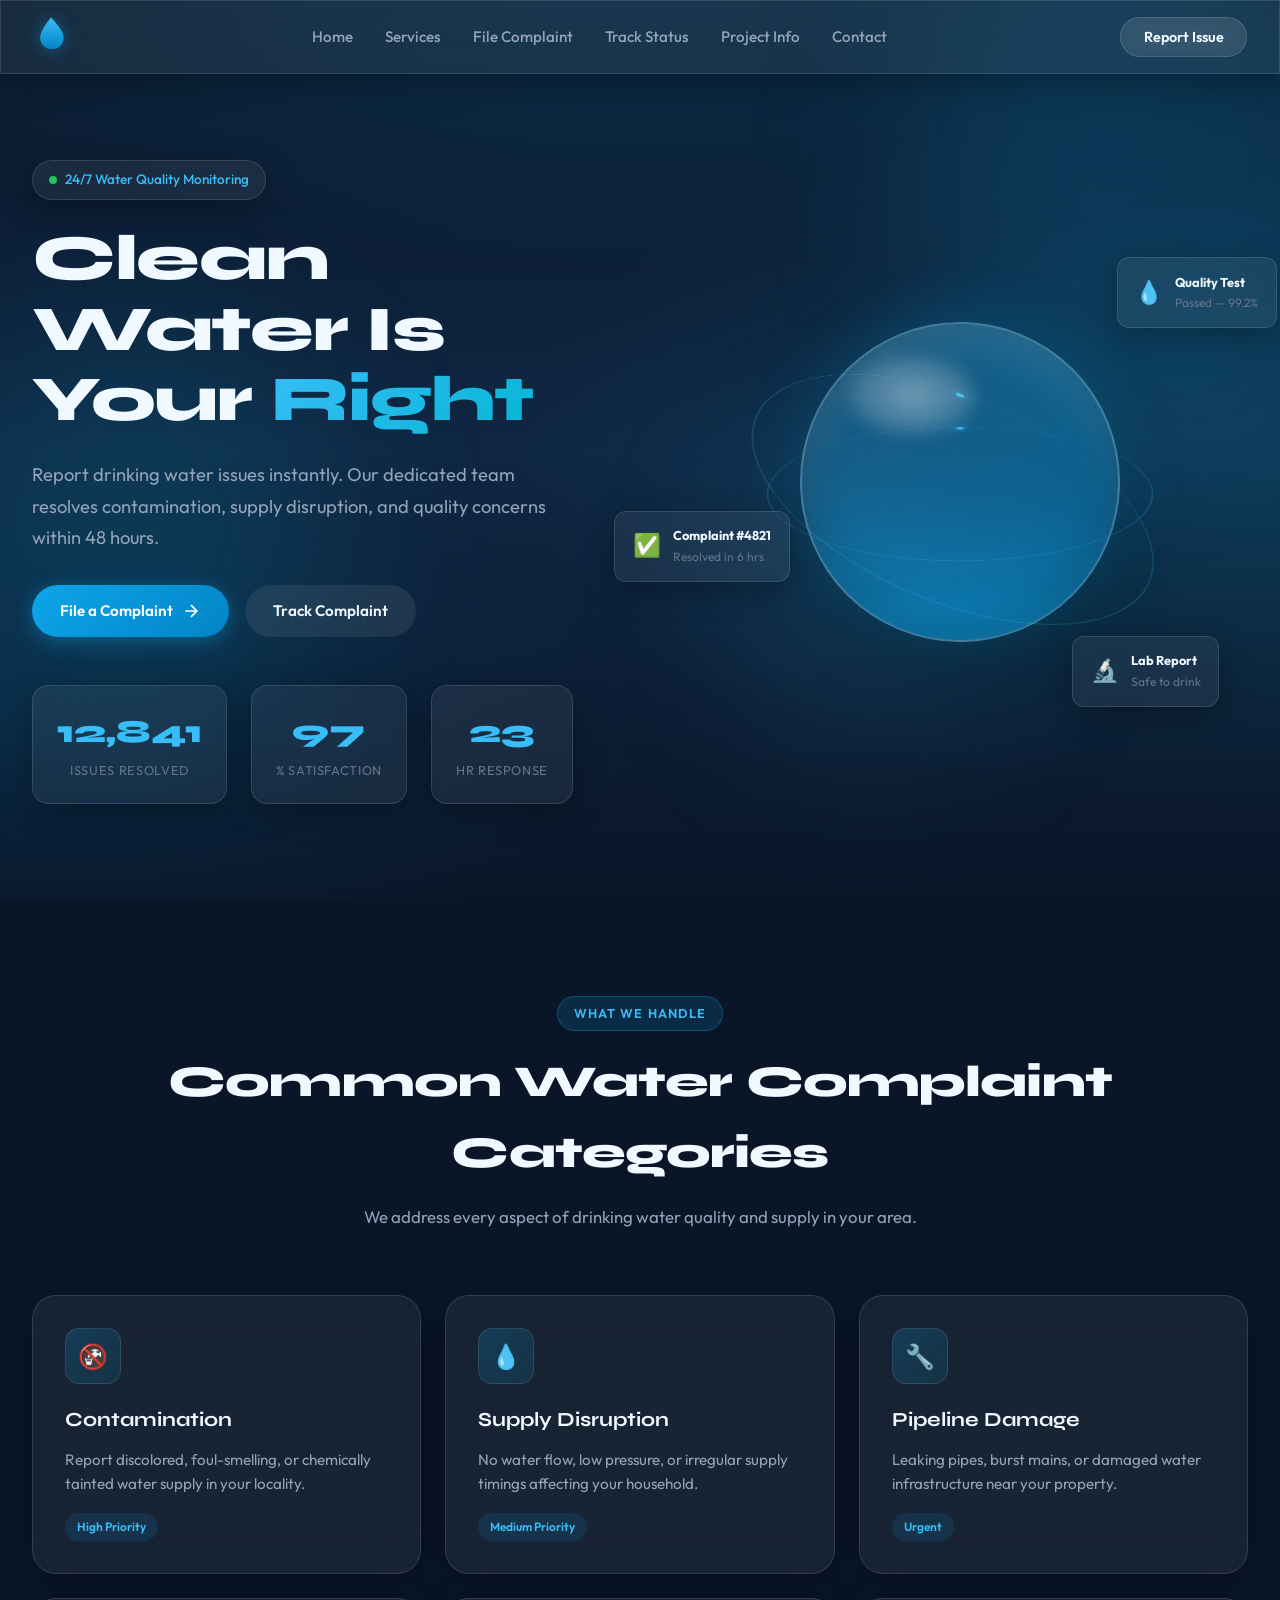
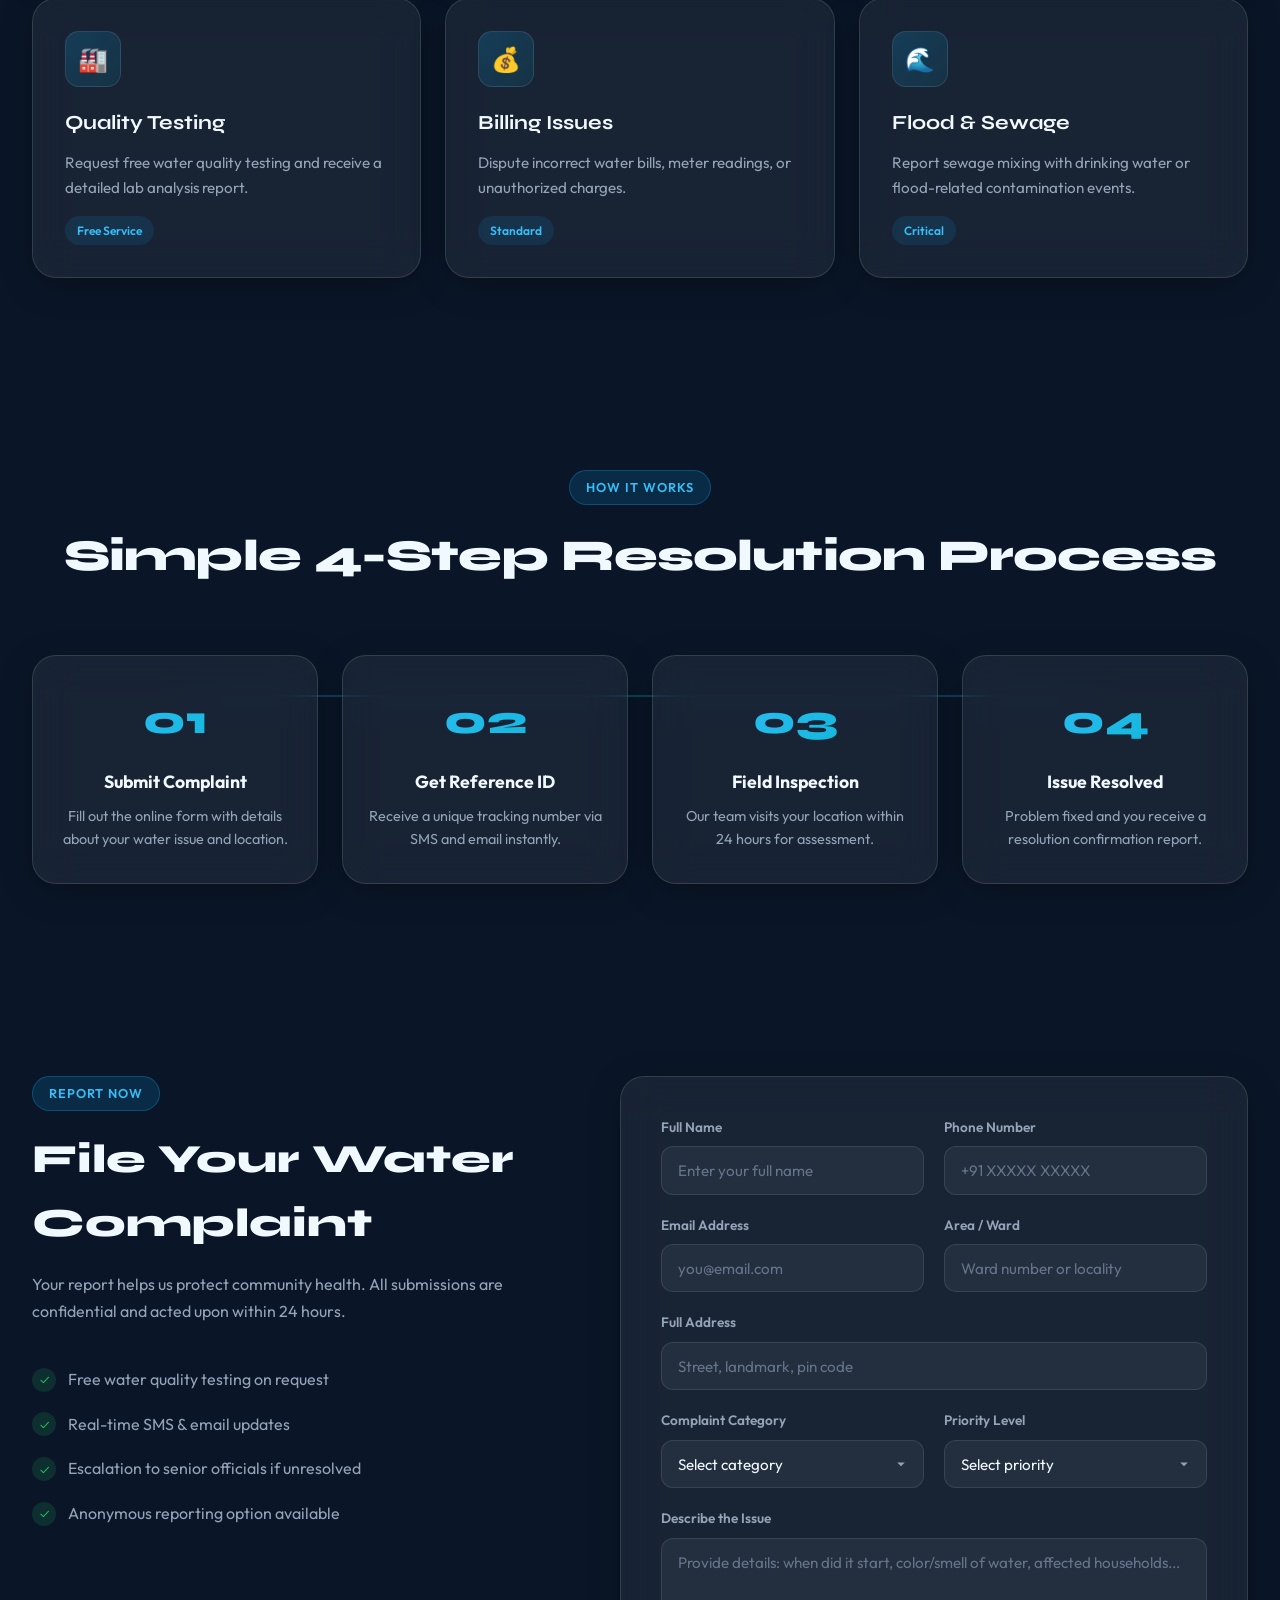
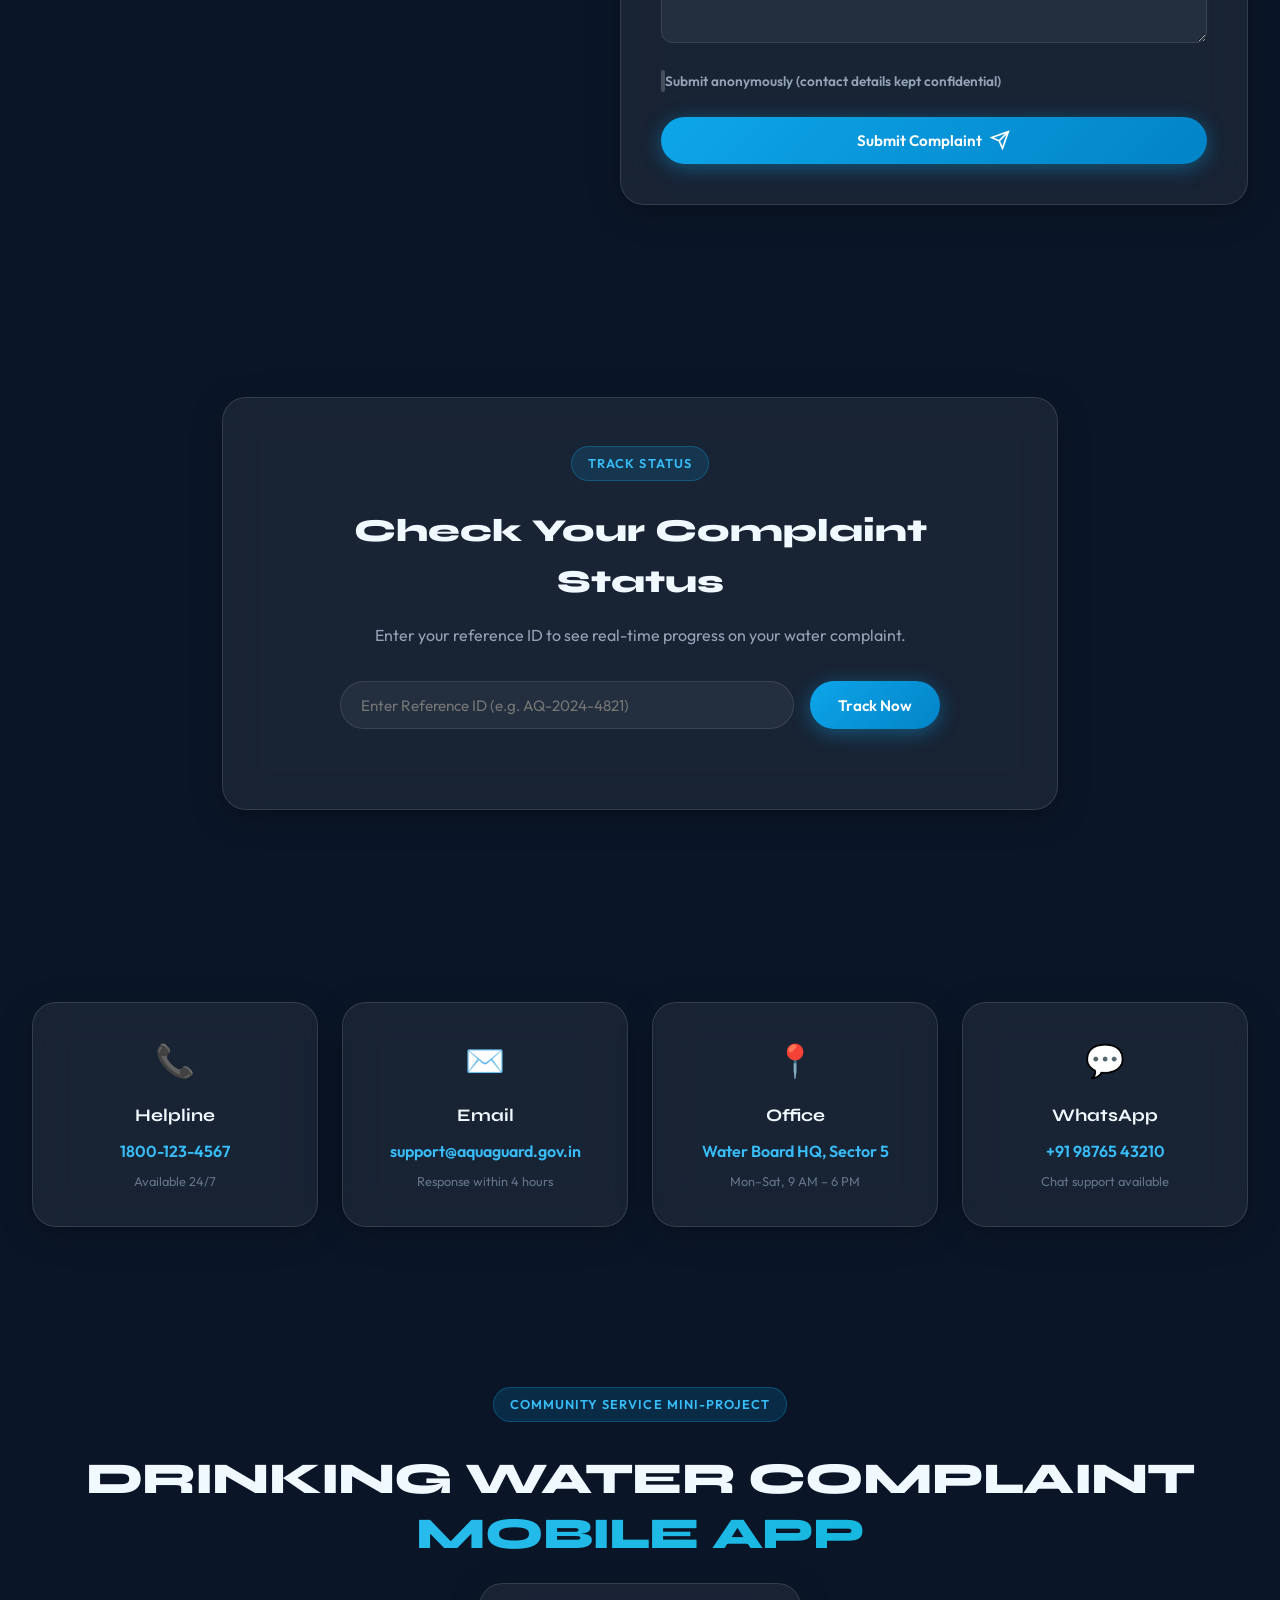
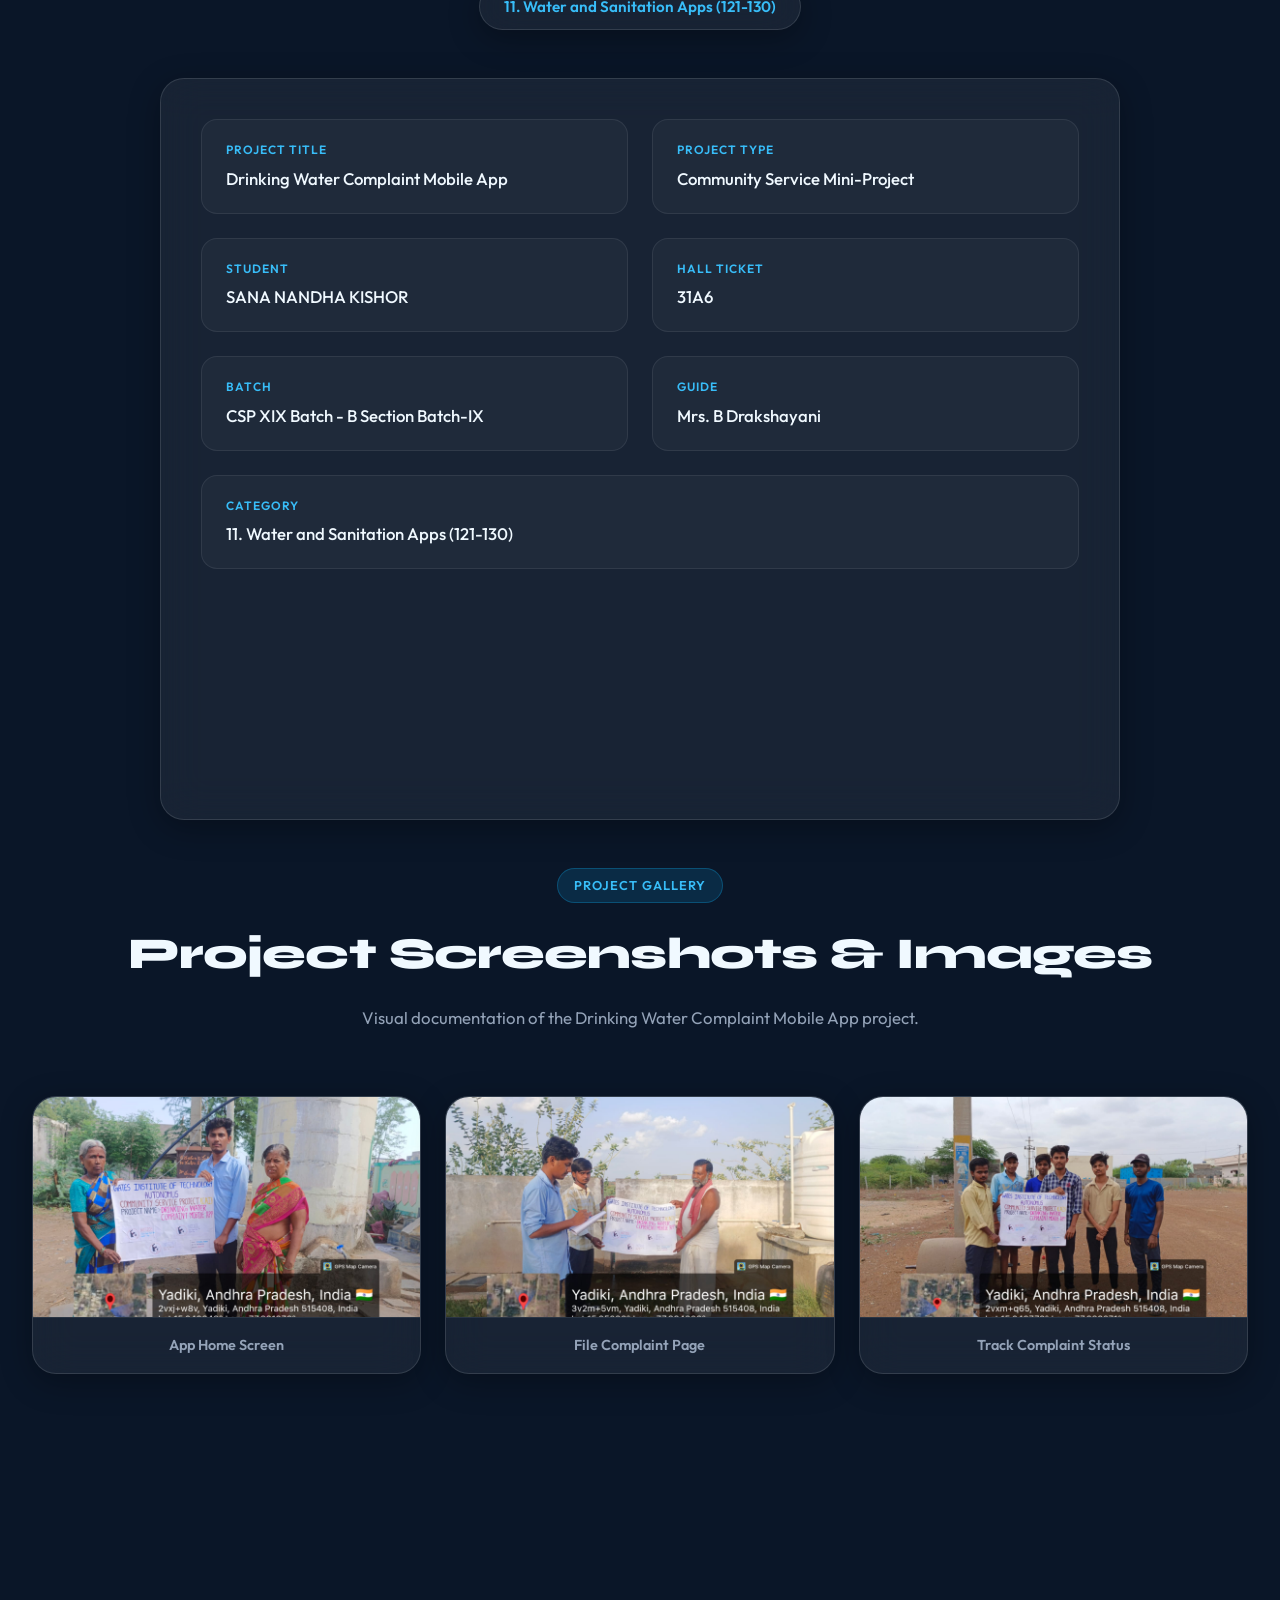
<file: index.html>
<!DOCTYPE html>
<html lang="en">
<head>
  <meta charset="UTF-8">
  <meta name="viewport" content="width=device-width, initial-scale=1.0">
  <title>AquaGuard — Drinking Water Complaints Portal</title>
  <link rel="stylesheet" href="style.css">
  <link rel="preconnect" href="https://fonts.googleapis.com">
  <link rel="preconnect" href="https://fonts.gstatic.com" crossorigin>
  <link href="https://fonts.googleapis.com/css2?family=Outfit:wght@300;400;500;600;700;800&family=Syne:wght@600;700;800&display=swap" rel="stylesheet">
</head>
<body>
  <div class="bg-gradient"></div>
  <div class="bg-orbs">
    <div class="orb orb-1"></div>
    <div class="orb orb-2"></div>
    <div class="orb orb-3"></div>
  </div>

  <nav class="navbar glass" id="navbar">
    <div class="nav-container">
      <a href="index.html" class="logo">
        <span class="logo-icon">
          <svg viewBox="0 0 40 40" fill="none" xmlns="http://www.w3.org/2000/svg">
            <path d="M20 4C20 4 8 18 8 26C8 33.732 13.268 39 21 39C28.732 39 34 33.732 34 26C34 18 20 4 20 4Z" fill="url(#dropGrad)"/>
            <defs>
              <linearGradient id="dropGrad" x1="20" y1="4" x2="20" y2="39" gradientUnits="userSpaceOnUse">
                <stop stop-color="#38bdf8"/>
                <stop offset="1" stop-color="#0284c7"/>
              </linearGradient>
            </defs>
          </svg>
        </span>
        <span class="logo-text"></span>
      </a>
      <ul class="nav-links">
        <li><a href="#home">Home</a></li>
        <li><a href="#services">Services</a></li>
        <li><a href="#complaint">File Complaint</a></li>
        <li><a href="#track">Track Status</a></li>
        <li><a href="#project-info">Project Info</a></li>
        <li><a href="#contact">Contact</a></li>
      </ul>
      <button class="nav-cta glass-btn" onclick="document.getElementById('complaint').scrollIntoView({behavior:'smooth'})">
        Report Issue
      </button>
      <button class="mobile-toggle" id="mobileToggle" aria-label="Toggle menu">
        <span></span><span></span><span></span>
      </button>
    </div>
  </nav>

  <section class="hero" id="home">
    <div class="hero-content">
      <div class="hero-badge glass reveal" data-delay="0">
        <span class="pulse-dot"></span>
        24/7 Water Quality Monitoring
      </div>
      <h1 class="hero-title reveal" data-delay="100">
        Clean Water Is Your
        <span class="gradient-text">Right</span>
      </h1>
      <p class="hero-subtitle reveal" data-delay="200">
        Report drinking water issues instantly. Our dedicated team resolves contamination,
        supply disruption, and quality concerns within 48 hours.
      </p>
      <div class="hero-actions reveal" data-delay="300">
        <a href="#complaint" class="btn btn-primary">
          <span>File a Complaint</span>
          <svg width="20" height="20" viewBox="0 0 24 24" fill="none" stroke="currentColor" stroke-width="2"><path d="M5 12h14M12 5l7 7-7 7"/></svg>
        </a>
        <a href="#track" class="btn btn-secondary glass-btn">Track Complaint</a>
      </div>
      <div class="hero-stats reveal" data-delay="400">
        <div class="stat-item glass">
          <span class="stat-number" data-target="12847">0</span>
          <span class="stat-label">Issues Resolved</span>
        </div>
        <div class="stat-item glass">
          <span class="stat-number" data-target="98">0</span>
          <span class="stat-label">% Satisfaction</span>
        </div>
        <div class="stat-item glass">
          <span class="stat-number" data-target="24">0</span>
          <span class="stat-label">Hr Response</span>
        </div>
      </div>
    </div>
    <div class="hero-visual">
      <div class="water-sphere" id="waterSphere">
        <div class="sphere-inner">
          <div class="sphere-glow"></div>
          <div class="water-wave wave-1"></div>
          <div class="water-wave wave-2"></div>
          <div class="water-wave wave-3"></div>
          <div class="sphere-reflection"></div>
        </div>
        <div class="orbit-ring ring-1">
          <div class="orbit-dot"></div>
        </div>
        <div class="orbit-ring ring-2">
          <div class="orbit-dot"></div>
        </div>
      </div>
      <div class="floating-cards">
        <div class="float-card glass card-1">
          <div class="card-icon">💧</div>
          <div>
            <strong>Quality Test</strong>
            <span>Passed — 99.2%</span>
          </div>
        </div>
        <div class="float-card glass card-2">
          <div class="card-icon">✅</div>
          <div>
            <strong>Complaint #4821</strong>
            <span>Resolved in 6 hrs</span>
          </div>
        </div>
        <div class="float-card glass card-3">
          <div class="card-icon">🔬</div>
          <div>
            <strong>Lab Report</strong>
            <span>Safe to drink</span>
          </div>
        </div>
      </div>
    </div>
  </section>

  <section class="services" id="services">
    <div class="section-header reveal">
      <span class="section-tag">What We Handle</span>
      <h2>Common Water Complaint Categories</h2>
      <p>We address every aspect of drinking water quality and supply in your area.</p>
    </div>
    <div class="services-grid">
      <div class="service-card glass reveal" data-delay="0">
        <div class="service-icon-3d">
          <div class="icon-cube">
            <span>🚱</span>
          </div>
        </div>
        <h3>Contamination</h3>
        <p>Report discolored, foul-smelling, or chemically tainted water supply in your locality.</p>
        <span class="service-tag">High Priority</span>
      </div>
      <div class="service-card glass reveal" data-delay="100">
        <div class="service-icon-3d">
          <div class="icon-cube">
            <span>💧</span>
          </div>
        </div>
        <h3>Supply Disruption</h3>
        <p>No water flow, low pressure, or irregular supply timings affecting your household.</p>
        <span class="service-tag">Medium Priority</span>
      </div>
      <div class="service-card glass reveal" data-delay="200">
        <div class="service-icon-3d">
          <div class="icon-cube">
            <span>🔧</span>
          </div>
        </div>
        <h3>Pipeline Damage</h3>
        <p>Leaking pipes, burst mains, or damaged water infrastructure near your property.</p>
        <span class="service-tag">Urgent</span>
      </div>
      <div class="service-card glass reveal" data-delay="300">
        <div class="service-icon-3d">
          <div class="icon-cube">
            <span>🏭</span>
          </div>
        </div>
        <h3>Quality Testing</h3>
        <p>Request free water quality testing and receive a detailed lab analysis report.</p>
        <span class="service-tag">Free Service</span>
      </div>
      <div class="service-card glass reveal" data-delay="400">
        <div class="service-icon-3d">
          <div class="icon-cube">
            <span>💰</span>
          </div>
        </div>
        <h3>Billing Issues</h3>
        <p>Dispute incorrect water bills, meter readings, or unauthorized charges.</p>
        <span class="service-tag">Standard</span>
      </div>
      <div class="service-card glass reveal" data-delay="500">
        <div class="service-icon-3d">
          <div class="icon-cube">
            <span>🌊</span>
          </div>
        </div>
        <h3>Flood & Sewage</h3>
        <p>Report sewage mixing with drinking water or flood-related contamination events.</p>
        <span class="service-tag">Critical</span>
      </div>
    </div>
  </section>

  <section class="process">
    <div class="section-header reveal">
      <span class="section-tag">How It Works</span>
      <h2>Simple 4-Step Resolution Process</h2>
    </div>
    <div class="process-timeline">
      <div class="timeline-line"></div>
      <div class="process-step glass reveal" data-delay="0">
        <div class="step-number">01</div>
        <h3>Submit Complaint</h3>
        <p>Fill out the online form with details about your water issue and location.</p>
      </div>
      <div class="process-step glass reveal" data-delay="150">
        <div class="step-number">02</div>
        <h3>Get Reference ID</h3>
        <p>Receive a unique tracking number via SMS and email instantly.</p>
      </div>
      <div class="process-step glass reveal" data-delay="300">
        <div class="step-number">03</div>
        <h3>Field Inspection</h3>
        <p>Our team visits your location within 24 hours for assessment.</p>
      </div>
      <div class="process-step glass reveal" data-delay="450">
        <div class="step-number">04</div>
        <h3>Issue Resolved</h3>
        <p>Problem fixed and you receive a resolution confirmation report.</p>
      </div>
    </div>
  </section>

  <section class="complaint-section" id="complaint">
    <div class="complaint-wrapper">
      <div class="complaint-info reveal">
        <span class="section-tag">Report Now</span>
        <h2>File Your Water Complaint</h2>
        <p>Your report helps us protect community health. All submissions are confidential and acted upon within 24 hours.</p>
        <ul class="info-list">
          <li>
            <span class="check-icon">✓</span>
            Free water quality testing on request
          </li>
          <li>
            <span class="check-icon">✓</span>
            Real-time SMS & email updates
          </li>
          <li>
            <span class="check-icon">✓</span>
            Escalation to senior officials if unresolved
          </li>
          <li>
            <span class="check-icon">✓</span>
            Anonymous reporting option available
          </li>
        </ul>
      </div>
      <form class="complaint-form glass reveal" id="complaintForm" data-delay="200">
        <div class="form-row">
          <div class="form-group">
            <label for="fullName">Full Name</label>
            <input type="text" id="fullName" name="fullName" placeholder="Enter your full name" required>
          </div>
          <div class="form-group">
            <label for="phone">Phone Number</label>
            <input type="tel" id="phone" name="phone" placeholder="+91 XXXXX XXXXX" required>
          </div>
        </div>
        <div class="form-row">
          <div class="form-group">
            <label for="email">Email Address</label>
            <input type="email" id="email" name="email" placeholder="you@email.com" required>
          </div>
          <div class="form-group">
            <label for="area">Area / Ward</label>
            <input type="text" id="area" name="area" placeholder="Ward number or locality" required>
          </div>
        </div>
        <div class="form-group">
          <label for="address">Full Address</label>
          <input type="text" id="address" name="address" placeholder="Street, landmark, pin code" required>
        </div>
        <div class="form-row">
          <div class="form-group">
            <label for="category">Complaint Category</label>
            <select id="category" name="category" required>
              <option value="">Select category</option>
              <option value="contamination">Water Contamination</option>
              <option value="supply">Supply Disruption</option>
              <option value="pipeline">Pipeline Damage</option>
              <option value="quality">Quality Testing Request</option>
              <option value="billing">Billing Issue</option>
              <option value="sewage">Sewage / Flood Mix</option>
              <option value="other">Other</option>
            </select>
          </div>
          <div class="form-group">
            <label for="priority">Priority Level</label>
            <select id="priority" name="priority" required>
              <option value="">Select priority</option>
              <option value="critical">Critical — Health Risk</option>
              <option value="high">High — Immediate Action</option>
              <option value="medium">Medium — Within 48 hrs</option>
              <option value="low">Low — General Inquiry</option>
            </select>
          </div>
        </div>
        <div class="form-group">
          <label for="description">Describe the Issue</label>
          <textarea id="description" name="description" rows="4" placeholder="Provide details: when did it start, color/smell of water, affected households..." required></textarea>
        </div>
        <div class="form-group checkbox-group">
          <label class="checkbox-label">
            <input type="checkbox" id="anonymous" name="anonymous">
            <span class="checkmark"></span>
            Submit anonymously (contact details kept confidential)
          </label>
        </div>
        <button type="submit" class="btn btn-primary btn-full">
          <span>Submit Complaint</span>
          <svg width="20" height="20" viewBox="0 0 24 24" fill="none" stroke="currentColor" stroke-width="2"><path d="M22 2L11 13M22 2l-7 20-4-9-9-4 20-7z"/></svg>
        </button>
      </form>
    </div>
  </section>

  <section class="track-section" id="track">
    <div class="track-container glass reveal">
      <div class="track-content">
        <span class="section-tag">Track Status</span>
        <h2>Check Your Complaint Status</h2>
        <p>Enter your reference ID to see real-time progress on your water complaint.</p>
      </div>
      <form class="track-form" id="trackForm">
        <input type="text" id="trackId" placeholder="Enter Reference ID (e.g. AQ-2024-4821)" required>
        <button type="submit" class="btn btn-primary">Track Now</button>
      </form>
      <div class="track-result hidden" id="trackResult">
        <div class="result-header">
          <span class="result-id" id="resultId"></span>
          <span class="result-status" id="resultStatus"></span>
        </div>
        <div class="progress-bar">
          <div class="progress-fill" id="progressFill"></div>
        </div>
        <div class="result-steps" id="resultSteps"></div>
      </div>
    </div>
  </section>

  <section class="contact-section" id="contact">
    <div class="contact-grid">
      <div class="contact-card glass reveal" data-delay="0">
        <div class="contact-icon">📞</div>
        <h3>Helpline</h3>
        <p>1800-123-4567</p>
        <span>Available 24/7</span>
      </div>
      <div class="contact-card glass reveal" data-delay="100">
        <div class="contact-icon">✉️</div>
        <h3>Email</h3>
        <p>support@aquaguard.gov.in</p>
        <span>Response within 4 hours</span>
      </div>
      <div class="contact-card glass reveal" data-delay="200">
        <div class="contact-icon">📍</div>
        <h3>Office</h3>
        <p>Water Board HQ, Sector 5</p>
        <span>Mon–Sat, 9 AM – 6 PM</span>
      </div>
      <div class="contact-card glass reveal" data-delay="300">
        <div class="contact-icon">💬</div>
        <h3>WhatsApp</h3>
        <p>+91 98765 43210</p>
        <span>Chat support available</span>
      </div>
    </div>
  </section>

  <section class="project-info-home" id="project-info">
    <div class="project-hero-content reveal">
      <span class="section-tag">Community Service Mini-Project</span>
      <h2 class="project-main-title">
        DRINKING WATER COMPLAINT
        <span class="gradient-text">MOBILE APP</span>
      </h2>
      <p class="project-category glass">11. Water and Sanitation Apps (121-130)</p>
    </div>

    <div class="project-details-section">
      <div class="project-details-card glass reveal">
        <div class="project-details-grid">
          <div class="detail-item reveal" data-delay="0">
            <span class="detail-label">Project Title</span>
            <p class="detail-value">Drinking Water Complaint Mobile App</p>
          </div>
          <div class="detail-item reveal" data-delay="100">
            <span class="detail-label">Project Type</span>
            <p class="detail-value">Community Service Mini-Project</p>
          </div>
          <div class="detail-item reveal" data-delay="200">
            <span class="detail-label">Student</span>
            <p class="detail-value">SANA NANDHA KISHOR</p>
          </div>
          <div class="detail-item reveal" data-delay="300">
            <span class="detail-label">Hall Ticket</span>
            <p class="detail-value">31A6</p>
          </div>
          <div class="detail-item reveal" data-delay="400">
            <span class="detail-label">Batch</span>
            <p class="detail-value">CSP XIX Batch - B Section Batch-IX</p>
          </div>
          <div class="detail-item reveal" data-delay="500">
            <span class="detail-label">Guide</span>
            <p class="detail-value">Mrs. B Drakshayani</p>
          </div>
          <div class="detail-item detail-full reveal" data-delay="600">
            <span class="detail-label">Category</span>
            <p class="detail-value">11. Water and Sanitation Apps (121-130)</p>
          </div>
        </div>

        <div class="project-summary reveal" data-delay="700">
          <h3>About This Project</h3>
          <p>
            This Drinking Water Complaint Mobile App is a community service mini-project designed to help citizens
            report water-related issues such as contamination, supply disruption, pipeline damage, and quality concerns.
            The web portal provides an easy way to file complaints, track status, and connect with water board services
            for faster resolution and safer drinking water in the community.
          </p>
        </div>
      </div>
    </div>

    <div class="project-gallery-section">
      <div class="section-header reveal">
        <span class="section-tag">Project Gallery</span>
        <h2>Project Screenshots &amp; Images</h2>
        <p>Visual documentation of the Drinking Water Complaint Mobile App project.</p>
      </div>

      <div class="project-gallery">
        <figure class="gallery-item glass reveal" data-delay="0">
          <img src="image1.jpeg" alt="Drinking Water Complaint App - Home Screen">
          <figcaption>App Home Screen</figcaption>
        </figure>
        <figure class="gallery-item glass reveal" data-delay="100">
          <img src="image2.jpeg" alt="Drinking Water Complaint App - File Complaint Page">
          <figcaption>File Complaint Page</figcaption>
        </figure>
        <figure class="gallery-item glass reveal" data-delay="200">
          <img src="image3.jpeg" alt="Drinking Water Complaint App - Track Status">
          <figcaption>Track Complaint Status</figcaption>
        </figure>
        <figure class="gallery-item glass reveal" data-delay="300">
          <img src="4.jpeg" alt="Drinking Water Complaint App - Water Quality Info">
          <figcaption>Water Quality Information</figcaption>
        </figure>
        <figure class="gallery-item glass reveal" data-delay="400">
          <img src="image5.jpeg" alt="Drinking Water Complaint App - Services Section">
          <figcaption>Services &amp; Categories</figcaption>
        </figure>
        <figure class="gallery-item glass reveal" data-delay="500">
          <img src="5.jpeg" alt="Drinking Water Complaint App - Project Overview">
          <figcaption>Project Overview</figcaption>
        </figure>
      </div>
    </div>
  </section>

  <div class="modal hidden" id="successModal">
    <div class="modal-backdrop"></div>
    <div class="modal-content glass">
      <div class="modal-icon">✅</div>
      <h3>Complaint Submitted Successfully!</h3>
      <p>Your reference ID is:</p>
      <div class="ref-id" id="refIdDisplay"></div>
      <p class="modal-note">Save this ID to track your complaint status. A confirmation has been sent to your phone and email.</p>
      <button class="btn btn-primary" id="closeModal">Got It</button>
    </div>
  </div>

  <script src="script.js"></script>
</body>
</html>
</file>
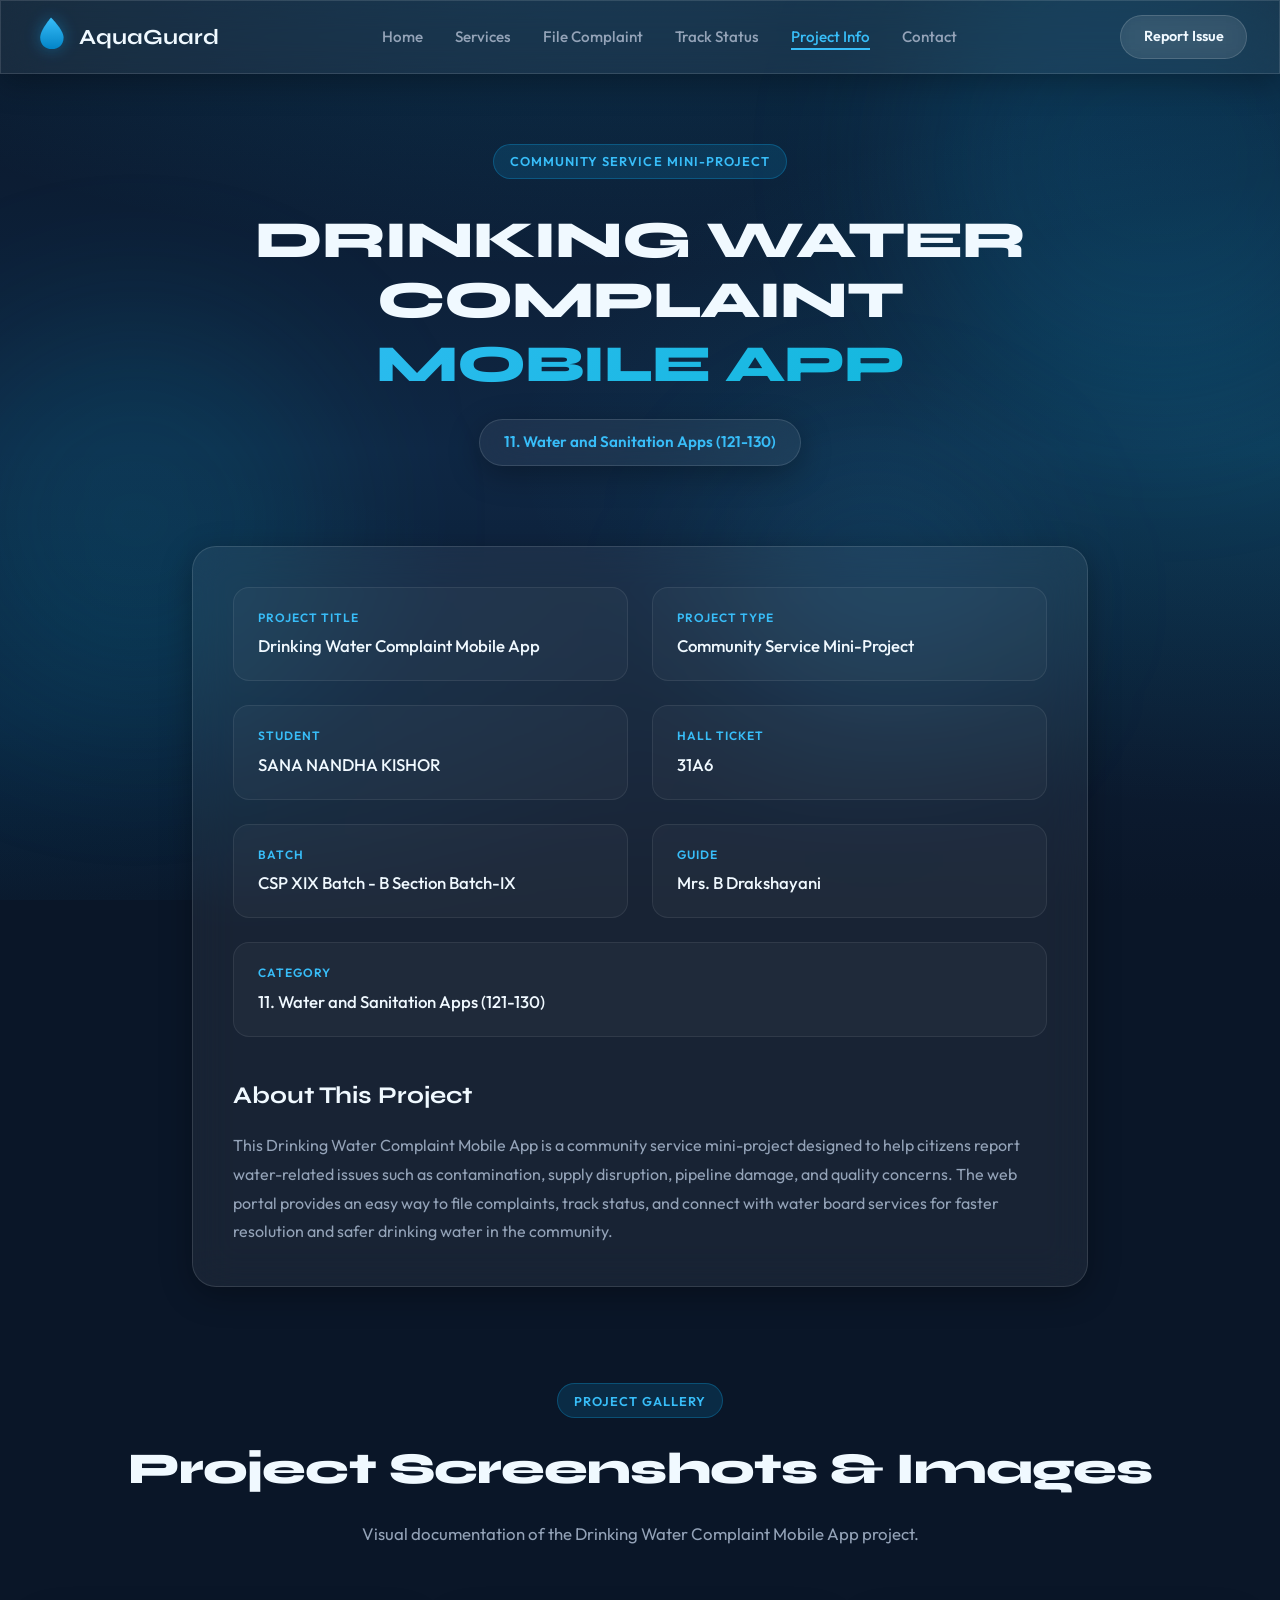
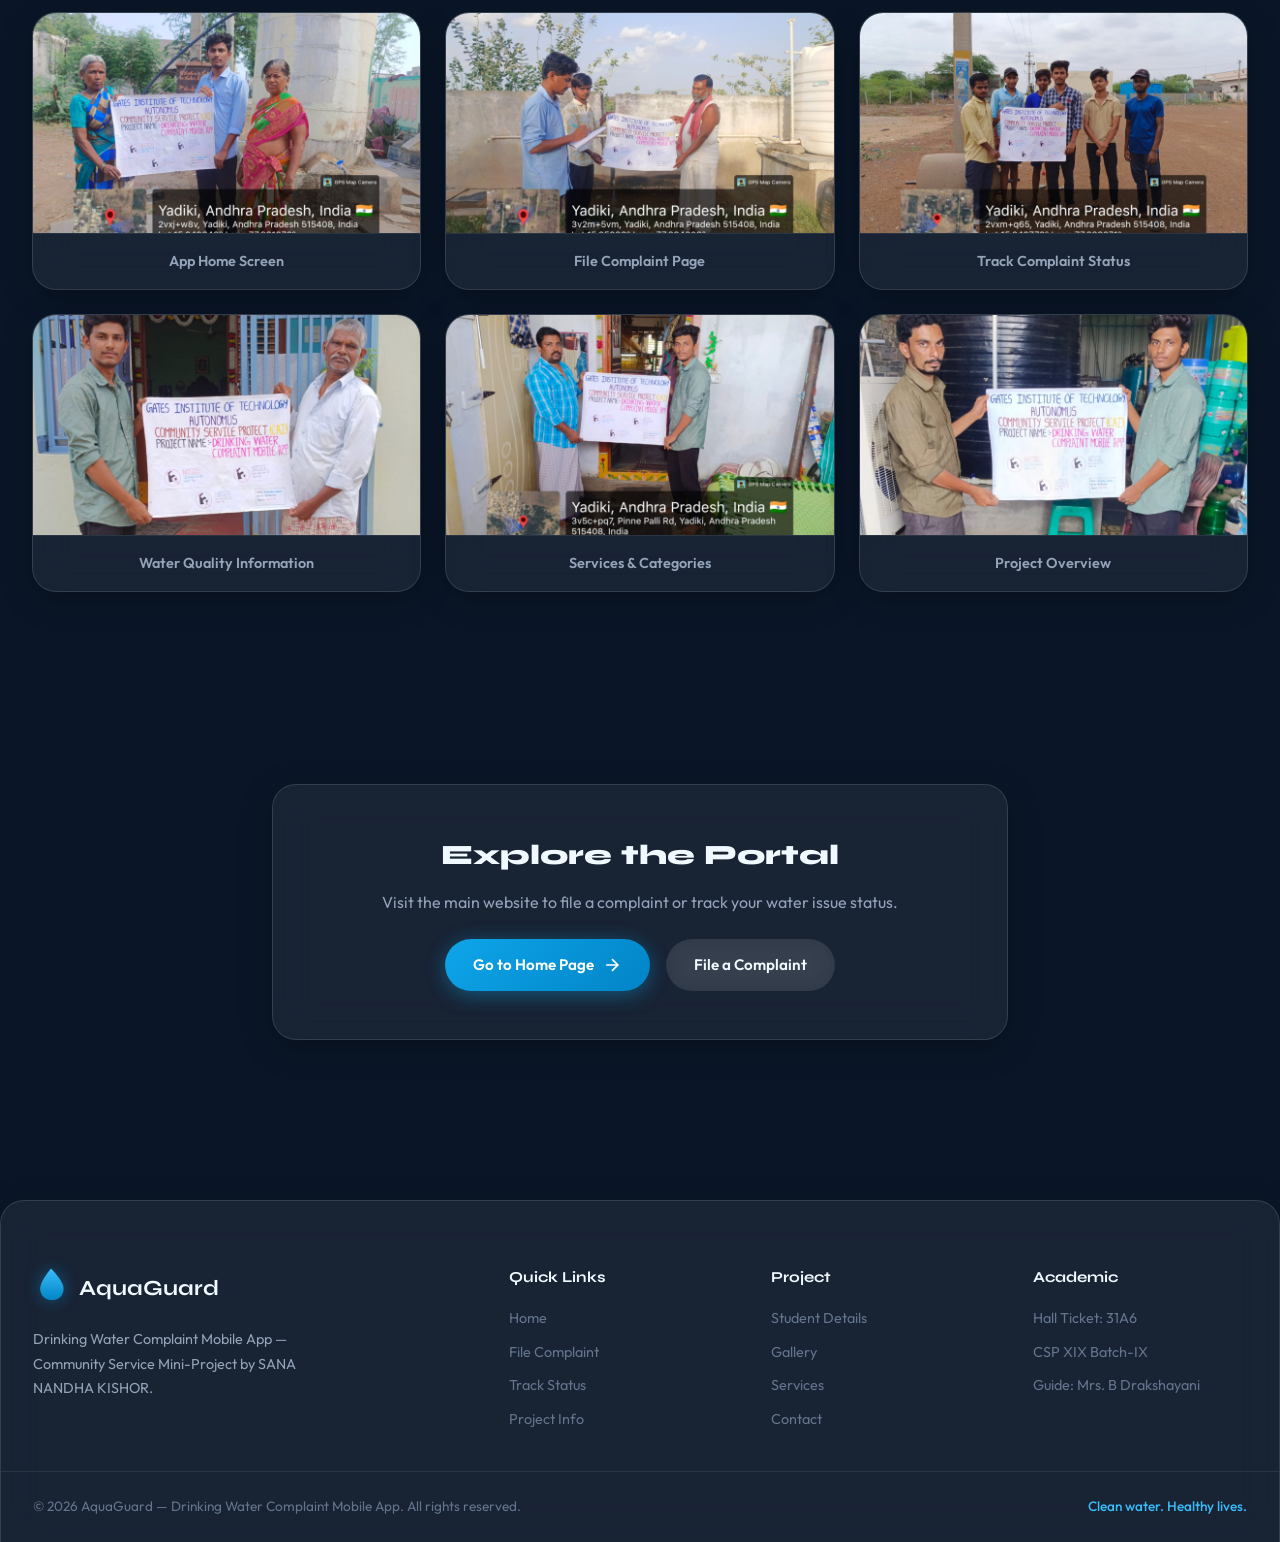
<file: project-info.html>
<!DOCTYPE html>
<html lang="en">
<head>
  <meta charset="UTF-8">
  <meta name="viewport" content="width=device-width, initial-scale=1.0">
  <title>Project Info — AquaGuard Drinking Water Complaints</title>
  <link rel="stylesheet" href="style.css">
  <link rel="preconnect" href="https://fonts.googleapis.com">
  <link rel="preconnect" href="https://fonts.gstatic.com" crossorigin>
  <link href="https://fonts.googleapis.com/css2?family=Outfit:wght@300;400;500;600;700;800&family=Syne:wght@600;700;800&display=swap" rel="stylesheet">
</head>
<body>
  <div class="bg-gradient"></div>
  <div class="bg-orbs">
    <div class="orb orb-1"></div>
    <div class="orb orb-2"></div>
    <div class="orb orb-3"></div>
  </div>

  <nav class="navbar glass" id="navbar">
    <div class="nav-container">
      <a href="index.html" class="logo">
        <span class="logo-icon">
          <svg viewBox="0 0 40 40" fill="none" xmlns="http://www.w3.org/2000/svg">
            <path d="M20 4C20 4 8 18 8 26C8 33.732 13.268 39 21 39C28.732 39 34 33.732 34 26C34 18 20 4 20 4Z" fill="url(#dropGrad)"/>
            <defs>
              <linearGradient id="dropGrad" x1="20" y1="4" x2="20" y2="39" gradientUnits="userSpaceOnUse">
                <stop stop-color="#38bdf8"/>
                <stop offset="1" stop-color="#0284c7"/>
              </linearGradient>
            </defs>
          </svg>
        </span>
        <span class="logo-text">AquaGuard</span>
      </a>
      <ul class="nav-links">
        <li><a href="index.html">Home</a></li>
        <li><a href="index.html#services">Services</a></li>
        <li><a href="index.html#complaint">File Complaint</a></li>
        <li><a href="index.html#track">Track Status</a></li>
        <li><a href="project-info.html" class="nav-active">Project Info</a></li>
        <li><a href="index.html#contact">Contact</a></li>
      </ul>
      <a href="index.html#complaint" class="nav-cta glass-btn">Report Issue</a>
      <button class="mobile-toggle" id="mobileToggle" aria-label="Toggle menu">
        <span></span><span></span><span></span>
      </button>
    </div>
  </nav>

  <section class="project-hero">
    <div class="project-hero-content reveal">
      <span class="section-tag">Community Service Mini-Project</span>
      <h1 class="project-main-title">
        DRINKING WATER COMPLAINT
        <span class="gradient-text">MOBILE APP</span>
      </h1>
      <p class="project-category glass">11. Water and Sanitation Apps (121-130)</p>
    </div>
  </section>

  <section class="project-details-section">
    <div class="project-details-card glass reveal">
      <div class="project-details-grid">
        <div class="detail-item reveal" data-delay="0">
          <span class="detail-label">Project Title</span>
          <p class="detail-value">Drinking Water Complaint Mobile App</p>
        </div>
        <div class="detail-item reveal" data-delay="100">
          <span class="detail-label">Project Type</span>
          <p class="detail-value">Community Service Mini-Project</p>
        </div>
        <div class="detail-item reveal" data-delay="200">
          <span class="detail-label">Student</span>
          <p class="detail-value">SANA NANDHA KISHOR</p>
        </div>
        <div class="detail-item reveal" data-delay="300">
          <span class="detail-label">Hall Ticket</span>
          <p class="detail-value">31A6</p>
        </div>
        <div class="detail-item reveal" data-delay="400">
          <span class="detail-label">Batch</span>
          <p class="detail-value">CSP XIX Batch - B Section Batch-IX</p>
        </div>
        <div class="detail-item reveal" data-delay="500">
          <span class="detail-label">Guide</span>
          <p class="detail-value">Mrs. B Drakshayani</p>
        </div>
        <div class="detail-item detail-full reveal" data-delay="600">
          <span class="detail-label">Category</span>
          <p class="detail-value">11. Water and Sanitation Apps (121-130)</p>
        </div>
      </div>

      <div class="project-summary reveal" data-delay="700">
        <h2>About This Project</h2>
        <p>
          This Drinking Water Complaint Mobile App is a community service mini-project designed to help citizens
          report water-related issues such as contamination, supply disruption, pipeline damage, and quality concerns.
          The web portal provides an easy way to file complaints, track status, and connect with water board services
          for faster resolution and safer drinking water in the community.
        </p>
      </div>
    </div>
  </section>

  <section class="project-gallery-section">
    <div class="section-header reveal">
      <span class="section-tag">Project Gallery</span>
      <h2>Project Screenshots &amp; Images</h2>
      <p>Visual documentation of the Drinking Water Complaint Mobile App project.</p>
    </div>

    <div class="project-gallery">
      <figure class="gallery-item glass reveal" data-delay="0">
        <img src="image1.jpeg" alt="Drinking Water Complaint App - Home Screen">
        <figcaption>App Home Screen</figcaption>
      </figure>
      <figure class="gallery-item glass reveal" data-delay="100">
        <img src="image2.jpeg" alt="Drinking Water Complaint App - File Complaint Page">
        <figcaption>File Complaint Page</figcaption>
      </figure>
      <figure class="gallery-item glass reveal" data-delay="200">
        <img src="image3.jpeg" alt="Drinking Water Complaint App - Track Status">
        <figcaption>Track Complaint Status</figcaption>
      </figure>
      <figure class="gallery-item glass reveal" data-delay="300">
        <img src="4.jpeg" alt="Drinking Water Complaint App - Water Quality Info">
        <figcaption>Water Quality Information</figcaption>
      </figure>
      <figure class="gallery-item glass reveal" data-delay="400">
        <img src="image5.jpeg" alt="Drinking Water Complaint App - Services Section">
        <figcaption>Services &amp; Categories</figcaption>
      </figure>
      <figure class="gallery-item glass reveal" data-delay="500">
        <img src="5.jpeg" alt="Drinking Water Complaint App - Project Overview">
        <figcaption>Project Overview</figcaption>
      </figure>
    </div>
  </section>

  <section class="project-actions">
    <div class="project-actions-inner glass reveal">
      <h2>Explore the Portal</h2>
      <p>Visit the main website to file a complaint or track your water issue status.</p>
      <div class="hero-actions">
        <a href="index.html" class="btn btn-primary">
          <span>Go to Home Page</span>
          <svg width="20" height="20" viewBox="0 0 24 24" fill="none" stroke="currentColor" stroke-width="2"><path d="M5 12h14M12 5l7 7-7 7"/></svg>
        </a>
        <a href="index.html#complaint" class="btn btn-secondary glass-btn">File a Complaint</a>
      </div>
    </div>
  </section>

  <footer class="footer glass">
    <div class="footer-content">
      <div class="footer-brand">
        <a href="index.html" class="logo">
          <span class="logo-icon">
            <svg viewBox="0 0 40 40" fill="none" xmlns="http://www.w3.org/2000/svg">
              <path d="M20 4C20 4 8 18 8 26C8 33.732 13.268 39 21 39C28.732 39 34 33.732 34 26C34 18 20 4 20 4Z" fill="url(#dropGrad2)"/>
              <defs>
                <linearGradient id="dropGrad2" x1="20" y1="4" x2="20" y2="39" gradientUnits="userSpaceOnUse">
                  <stop stop-color="#38bdf8"/>
                  <stop offset="1" stop-color="#0284c7"/>
                </linearGradient>
              </defs>
            </svg>
          </span>
          <span class="logo-text">AquaGuard</span>
        </a>
        <p>Drinking Water Complaint Mobile App — Community Service Mini-Project by SANA NANDHA KISHOR.</p>
      </div>
      <div class="footer-links">
        <h4>Quick Links</h4>
        <ul>
          <li><a href="index.html">Home</a></li>
          <li><a href="index.html#complaint">File Complaint</a></li>
          <li><a href="index.html#track">Track Status</a></li>
          <li><a href="project-info.html">Project Info</a></li>
        </ul>
      </div>
      <div class="footer-links">
        <h4>Project</h4>
        <ul>
          <li><a href="project-info.html">Student Details</a></li>
          <li><a href="project-info.html">Gallery</a></li>
          <li><a href="index.html#services">Services</a></li>
          <li><a href="index.html#contact">Contact</a></li>
        </ul>
      </div>
      <div class="footer-links">
        <h4>Academic</h4>
        <ul>
          <li><span class="footer-text">Hall Ticket: 31A6</span></li>
          <li><span class="footer-text">CSP XIX Batch-IX</span></li>
          <li><span class="footer-text">Guide: Mrs. B Drakshayani</span></li>
        </ul>
      </div>
    </div>
    <div class="footer-bottom">
      <p>&copy; 2026 AquaGuard — Drinking Water Complaint Mobile App. All rights reserved.</p>
      <p class="footer-tagline">Clean water. Healthy lives.</p>
    </div>
  </footer>

  <script src="script.js"></script>
</body>
</html>
</file>
<file: style.css>
/* ===== CSS Variables & Reset ===== */
:root {
  --primary: #0ea5e9;
  --primary-dark: #0284c7;
  --primary-light: #38bdf8;
  --accent: #06b6d4;
  --accent-glow: rgba(14, 165, 233, 0.4);
  --bg-dark: #0a1628;
  --bg-mid: #0f2744;
  --text-primary: #f0f9ff;
  --text-secondary: #94a3b8;
  --text-muted: #64748b;
  --glass-bg: rgba(255, 255, 255, 0.06);
  --glass-border: rgba(255, 255, 255, 0.12);
  --glass-shadow: 0 8px 32px rgba(0, 0, 0, 0.3);
  --glass-blur: 20px;
  --radius: 16px;
  --radius-lg: 24px;
  --transition: 0.4s cubic-bezier(0.4, 0, 0.2, 1);
  --font-body: 'Outfit', sans-serif;
  --font-display: 'Syne', sans-serif;
}

*, *::before, *::after {
  margin: 0;
  padding: 0;
  box-sizing: border-box;
}

html {
  scroll-behavior: smooth;
  scroll-padding-top: 80px;
}

body {
  font-family: var(--font-body);
  background: var(--bg-dark);
  color: var(--text-primary);
  line-height: 1.6;
  overflow-x: hidden;
  min-height: 100vh;
}

a {
  text-decoration: none;
  color: inherit;
}

ul {
  list-style: none;
}

img {
  max-width: 100%;
  display: block;
}

/* ===== Background Effects ===== */
.bg-gradient {
  position: fixed;
  inset: 0;
  background:
    radial-gradient(ellipse 80% 50% at 50% -20%, rgba(14, 165, 233, 0.25), transparent),
    radial-gradient(ellipse 60% 40% at 100% 50%, rgba(6, 182, 212, 0.15), transparent),
    radial-gradient(ellipse 50% 30% at 0% 80%, rgba(2, 132, 199, 0.12), transparent),
    linear-gradient(180deg, var(--bg-dark) 0%, var(--bg-mid) 50%, var(--bg-dark) 100%);
  z-index: -2;
}

.bg-orbs {
  position: fixed;
  inset: 0;
  z-index: -1;
  overflow: hidden;
  pointer-events: none;
}

.orb {
  position: absolute;
  border-radius: 50%;
  filter: blur(80px);
  animation: orbFloat 20s ease-in-out infinite;
}

.orb-1 {
  width: 500px;
  height: 500px;
  background: rgba(14, 165, 233, 0.15);
  top: -10%;
  right: -10%;
  animation-delay: 0s;
}

.orb-2 {
  width: 400px;
  height: 400px;
  background: rgba(6, 182, 212, 0.12);
  bottom: 20%;
  left: -5%;
  animation-delay: -7s;
}

.orb-3 {
  width: 300px;
  height: 300px;
  background: rgba(56, 189, 248, 0.1);
  top: 50%;
  right: 20%;
  animation-delay: -14s;
}

@keyframes orbFloat {
  0%, 100% { transform: translate(0, 0) scale(1); }
  33% { transform: translate(30px, -40px) scale(1.05); }
  66% { transform: translate(-20px, 20px) scale(0.95); }
}

/* ===== Glass Morphism ===== */
.glass {
  background: var(--glass-bg);
  backdrop-filter: blur(var(--glass-blur));
  -webkit-backdrop-filter: blur(var(--glass-blur));
  border: 1px solid var(--glass-border);
  box-shadow: var(--glass-shadow);
}

.glass-btn {
  background: rgba(255, 255, 255, 0.08);
  backdrop-filter: blur(12px);
  border: 1px solid rgba(255, 255, 255, 0.15);
  transition: var(--transition);
}

.glass-btn:hover {
  background: rgba(255, 255, 255, 0.14);
  border-color: rgba(255, 255, 255, 0.25);
  transform: translateY(-2px);
}

/* ===== Navbar ===== */
.navbar {
  position: fixed;
  top: 0;
  left: 0;
  right: 0;
  z-index: 1000;
  padding: 0 2rem;
  transition: var(--transition);
}

.navbar.scrolled {
  background: rgba(10, 22, 40, 0.85);
  backdrop-filter: blur(24px);
  box-shadow: 0 4px 30px rgba(0, 0, 0, 0.3);
}

.nav-container {
  max-width: 1280px;
  margin: 0 auto;
  display: flex;
  align-items: center;
  justify-content: space-between;
  height: 72px;
}

.logo {
  display: flex;
  align-items: center;
  gap: 0.6rem;
  font-family: var(--font-display);
  font-weight: 700;
  font-size: 1.35rem;
}

.logo-icon svg {
  width: 36px;
  height: 36px;
  filter: drop-shadow(0 0 8px var(--accent-glow));
}

.nav-links {
  display: flex;
  gap: 2rem;
}

.nav-links a {
  font-size: 0.95rem;
  font-weight: 500;
  color: var(--text-secondary);
  transition: color 0.3s;
  position: relative;
}

.nav-links a::after {
  content: '';
  position: absolute;
  bottom: -4px;
  left: 0;
  width: 0;
  height: 2px;
  background: var(--primary-light);
  transition: width 0.3s;
}

.nav-links a:hover {
  color: var(--text-primary);
}

.nav-links a:hover::after {
  width: 100%;
}

.nav-cta {
  padding: 0.6rem 1.4rem;
  border-radius: 50px;
  font-size: 0.9rem;
  font-weight: 600;
  cursor: pointer;
  color: var(--text-primary);
  font-family: var(--font-body);
}

.mobile-toggle {
  display: none;
  flex-direction: column;
  gap: 5px;
  background: none;
  border: none;
  cursor: pointer;
  padding: 4px;
}

.mobile-toggle span {
  display: block;
  width: 24px;
  height: 2px;
  background: var(--text-primary);
  transition: var(--transition);
}

/* ===== Buttons ===== */
.btn {
  display: inline-flex;
  align-items: center;
  gap: 0.5rem;
  padding: 0.85rem 1.75rem;
  border-radius: 50px;
  font-family: var(--font-body);
  font-size: 0.95rem;
  font-weight: 600;
  cursor: pointer;
  border: none;
  transition: var(--transition);
}

.btn-primary {
  background: linear-gradient(135deg, var(--primary), var(--primary-dark));
  color: white;
  box-shadow: 0 4px 20px rgba(14, 165, 233, 0.4);
}

.btn-primary:hover {
  transform: translateY(-3px);
  box-shadow: 0 8px 30px rgba(14, 165, 233, 0.5);
}

.btn-secondary {
  color: var(--text-primary);
}

.btn-full {
  width: 100%;
  justify-content: center;
}

/* ===== Hero Section ===== */
.hero {
  min-height: 100vh;
  display: grid;
  grid-template-columns: 1fr 1fr;
  align-items: center;
  gap: 4rem;
  max-width: 1280px;
  margin: 0 auto;
  padding: 8rem 2rem 4rem;
}

.hero-badge {
  display: inline-flex;
  align-items: center;
  gap: 0.5rem;
  padding: 0.5rem 1rem;
  border-radius: 50px;
  font-size: 0.85rem;
  font-weight: 500;
  color: var(--primary-light);
  margin-bottom: 1.5rem;
}

.pulse-dot {
  width: 8px;
  height: 8px;
  background: #22c55e;
  border-radius: 50%;
  animation: pulse 2s ease-in-out infinite;
}

@keyframes pulse {
  0%, 100% { opacity: 1; transform: scale(1); }
  50% { opacity: 0.5; transform: scale(1.3); }
}

.hero-title {
  font-family: var(--font-display);
  font-size: clamp(2.5rem, 5vw, 4rem);
  font-weight: 800;
  line-height: 1.1;
  margin-bottom: 1.5rem;
  letter-spacing: -0.02em;
}

.gradient-text {
  background: linear-gradient(135deg, var(--primary-light), var(--accent));
  -webkit-background-clip: text;
  -webkit-text-fill-color: transparent;
  background-clip: text;
}

.hero-subtitle {
  font-size: 1.15rem;
  color: var(--text-secondary);
  max-width: 520px;
  margin-bottom: 2rem;
  line-height: 1.7;
}

.hero-actions {
  display: flex;
  gap: 1rem;
  flex-wrap: wrap;
  margin-bottom: 3rem;
}

.hero-stats {
  display: flex;
  gap: 1.5rem;
  flex-wrap: wrap;
}

.stat-item {
  padding: 1.25rem 1.5rem;
  border-radius: var(--radius);
  text-align: center;
  min-width: 130px;
  transition: transform 0.3s;
}

.stat-item:hover {
  transform: translateY(-4px) scale(1.02);
}

.stat-number {
  display: block;
  font-family: var(--font-display);
  font-size: 2rem;
  font-weight: 800;
  color: var(--primary-light);
}

.stat-label {
  font-size: 0.8rem;
  color: var(--text-muted);
  text-transform: uppercase;
  letter-spacing: 0.05em;
}

/* ===== 3D Water Sphere ===== */
.hero-visual {
  position: relative;
  display: flex;
  justify-content: center;
  align-items: center;
  perspective: 1000px;
  min-height: 500px;
}

.water-sphere {
  position: relative;
  width: 320px;
  height: 320px;
  transform-style: preserve-3d;
  animation: sphereFloat 6s ease-in-out infinite;
}

@keyframes sphereFloat {
  0%, 100% { transform: translateY(0) rotateX(5deg) rotateY(-5deg); }
  50% { transform: translateY(-20px) rotateX(-5deg) rotateY(5deg); }
}

.sphere-inner {
  width: 100%;
  height: 100%;
  border-radius: 50%;
  background: linear-gradient(145deg, rgba(56, 189, 248, 0.3), rgba(2, 132, 199, 0.5));
  border: 2px solid rgba(255, 255, 255, 0.2);
  overflow: hidden;
  position: relative;
  box-shadow:
    inset 0 -20px 40px rgba(0, 0, 0, 0.3),
    inset 0 20px 40px rgba(255, 255, 255, 0.1),
    0 0 60px rgba(14, 165, 233, 0.3),
    0 20px 60px rgba(0, 0, 0, 0.4);
}

.sphere-glow {
  position: absolute;
  top: 10%;
  left: 15%;
  width: 40%;
  height: 25%;
  background: radial-gradient(ellipse, rgba(255, 255, 255, 0.4), transparent);
  border-radius: 50%;
  filter: blur(8px);
}

.water-wave {
  position: absolute;
  bottom: 0;
  left: -50%;
  width: 200%;
  height: 60%;
  background: linear-gradient(180deg, transparent, rgba(14, 165, 233, 0.4));
  border-radius: 45%;
  animation: waveMove 4s ease-in-out infinite;
}

.wave-1 { animation-delay: 0s; opacity: 0.6; }
.wave-2 { animation-delay: -1.3s; opacity: 0.4; height: 50%; }
.wave-3 { animation-delay: -2.6s; opacity: 0.3; height: 40%; }

@keyframes waveMove {
  0%, 100% { transform: translateX(0) rotate(0deg); }
  50% { transform: translateX(10%) rotate(3deg); }
}

.sphere-reflection {
  position: absolute;
  bottom: -30px;
  left: 50%;
  transform: translateX(-50%) scaleY(-0.3);
  width: 80%;
  height: 40%;
  background: radial-gradient(ellipse, rgba(14, 165, 233, 0.2), transparent);
  filter: blur(20px);
  opacity: 0.5;
}

.orbit-ring {
  position: absolute;
  border: 1px solid rgba(56, 189, 248, 0.3);
  border-radius: 50%;
  top: 50%;
  left: 50%;
  transform-style: preserve-3d;
}

.ring-1 {
  width: 380px;
  height: 380px;
  margin: -190px 0 0 -190px;
  animation: orbitSpin 12s linear infinite;
  transform: rotateX(70deg);
}

.ring-2 {
  width: 420px;
  height: 420px;
  margin: -210px 0 0 -210px;
  animation: orbitSpin 18s linear infinite reverse;
  transform: rotateX(60deg) rotateY(20deg);
}

.orbit-dot {
  position: absolute;
  top: 0;
  left: 50%;
  width: 10px;
  height: 10px;
  background: var(--primary-light);
  border-radius: 50%;
  box-shadow: 0 0 15px var(--primary-light);
  transform: translateX(-50%);
}

@keyframes orbitSpin {
  from { transform: rotateX(70deg) rotateZ(0deg); }
  to { transform: rotateX(70deg) rotateZ(360deg); }
}

/* ===== Floating Cards ===== */
.floating-cards {
  position: absolute;
  inset: 0;
  pointer-events: none;
}

.float-card {
  position: absolute;
  display: flex;
  align-items: center;
  gap: 0.75rem;
  padding: 0.85rem 1.1rem;
  border-radius: 12px;
  font-size: 0.85rem;
  animation: cardFloat 5s ease-in-out infinite;
  pointer-events: auto;
  transition: transform 0.3s;
}

.float-card:hover {
  transform: scale(1.05) !important;
}

.float-card strong {
  display: block;
  font-size: 0.8rem;
}

.float-card span {
  color: var(--text-muted);
  font-size: 0.75rem;
}

.card-icon {
  font-size: 1.4rem;
}

.card-1 {
  top: 5%;
  right: -5%;
  animation-delay: 0s;
}

.card-2 {
  bottom: 30%;
  left: -10%;
  animation-delay: -1.5s;
}

.card-3 {
  bottom: 5%;
  right: 5%;
  animation-delay: -3s;
}

@keyframes cardFloat {
  0%, 100% { transform: translateY(0); }
  50% { transform: translateY(-12px); }
}

/* ===== Section Styles ===== */
section {
  max-width: 1280px;
  margin: 0 auto;
  padding: 6rem 2rem;
}

.section-header {
  text-align: center;
  margin-bottom: 4rem;
}

.section-tag {
  display: inline-block;
  padding: 0.4rem 1rem;
  background: rgba(14, 165, 233, 0.15);
  border: 1px solid rgba(14, 165, 233, 0.3);
  border-radius: 50px;
  font-size: 0.8rem;
  font-weight: 600;
  color: var(--primary-light);
  text-transform: uppercase;
  letter-spacing: 0.08em;
  margin-bottom: 1rem;
}

.section-header h2 {
  font-family: var(--font-display);
  font-size: clamp(2rem, 4vw, 2.75rem);
  font-weight: 800;
  margin-bottom: 1rem;
  letter-spacing: -0.02em;
}

.section-header p {
  color: var(--text-secondary);
  max-width: 600px;
  margin: 0 auto;
  font-size: 1.05rem;
}

/* ===== Services Grid ===== */
.services-grid {
  display: grid;
  grid-template-columns: repeat(auto-fit, minmax(320px, 1fr));
  gap: 1.5rem;
}

.service-card {
  padding: 2rem;
  border-radius: var(--radius-lg);
  transition: var(--transition);
  position: relative;
  overflow: hidden;
}

.service-card::before {
  content: '';
  position: absolute;
  top: 0;
  left: 0;
  right: 0;
  height: 3px;
  background: linear-gradient(90deg, var(--primary), var(--accent));
  opacity: 0;
  transition: opacity 0.3s;
}

.service-card:hover {
  transform: translateY(-8px) rotateX(2deg);
  box-shadow: 0 20px 50px rgba(0, 0, 0, 0.4), 0 0 30px rgba(14, 165, 233, 0.1);
}

.service-card:hover::before {
  opacity: 1;
}

.service-icon-3d {
  perspective: 500px;
  margin-bottom: 1.25rem;
}

.icon-cube {
  width: 56px;
  height: 56px;
  background: linear-gradient(135deg, rgba(14, 165, 233, 0.2), rgba(6, 182, 212, 0.1));
  border: 1px solid rgba(255, 255, 255, 0.1);
  border-radius: 14px;
  display: flex;
  align-items: center;
  justify-content: center;
  font-size: 1.5rem;
  transition: transform 0.5s;
  transform-style: preserve-3d;
}

.service-card:hover .icon-cube {
  transform: rotateY(180deg) rotateX(10deg);
}

.service-card h3 {
  font-family: var(--font-display);
  font-size: 1.25rem;
  font-weight: 700;
  margin-bottom: 0.75rem;
}

.service-card p {
  color: var(--text-secondary);
  font-size: 0.95rem;
  margin-bottom: 1rem;
  line-height: 1.6;
}

.service-tag {
  display: inline-block;
  padding: 0.3rem 0.75rem;
  background: rgba(14, 165, 233, 0.12);
  border-radius: 50px;
  font-size: 0.75rem;
  font-weight: 600;
  color: var(--primary-light);
}

/* ===== Process Timeline ===== */
.process-timeline {
  display: grid;
  grid-template-columns: repeat(4, 1fr);
  gap: 1.5rem;
  position: relative;
}

.timeline-line {
  position: absolute;
  top: 40px;
  left: 12.5%;
  right: 12.5%;
  height: 2px;
  background: linear-gradient(90deg, var(--primary), var(--accent), var(--primary));
  opacity: 0.3;
}

.process-step {
  padding: 2rem 1.5rem;
  border-radius: var(--radius-lg);
  text-align: center;
  position: relative;
  z-index: 1;
  transition: var(--transition);
}

.process-step:hover {
  transform: translateY(-6px);
}

.step-number {
  font-family: var(--font-display);
  font-size: 2.5rem;
  font-weight: 800;
  background: linear-gradient(135deg, var(--primary-light), var(--accent));
  -webkit-background-clip: text;
  -webkit-text-fill-color: transparent;
  background-clip: text;
  margin-bottom: 1rem;
}

.process-step h3 {
  font-size: 1.1rem;
  font-weight: 700;
  margin-bottom: 0.5rem;
}

.process-step p {
  color: var(--text-secondary);
  font-size: 0.9rem;
}

/* ===== Complaint Form ===== */
.complaint-section {
  max-width: 100%;
  padding: 6rem 0;
}

.complaint-wrapper {
  max-width: 1280px;
  margin: 0 auto;
  padding: 0 2rem;
  display: grid;
  grid-template-columns: 1fr 1.2fr;
  gap: 4rem;
  align-items: start;
}

.complaint-info h2 {
  font-family: var(--font-display);
  font-size: 2.5rem;
  font-weight: 800;
  margin-bottom: 1rem;
}

.complaint-info > p {
  color: var(--text-secondary);
  margin-bottom: 2rem;
  line-height: 1.7;
}

.info-list li {
  display: flex;
  align-items: center;
  gap: 0.75rem;
  padding: 0.6rem 0;
  color: var(--text-secondary);
}

.check-icon {
  width: 24px;
  height: 24px;
  background: rgba(34, 197, 94, 0.15);
  color: #22c55e;
  border-radius: 50%;
  display: flex;
  align-items: center;
  justify-content: center;
  font-size: 0.75rem;
  flex-shrink: 0;
}

.complaint-form {
  padding: 2.5rem;
  border-radius: var(--radius-lg);
}

.form-row {
  display: grid;
  grid-template-columns: 1fr 1fr;
  gap: 1.25rem;
}

.form-group {
  margin-bottom: 1.25rem;
}

.form-group label {
  display: block;
  font-size: 0.85rem;
  font-weight: 600;
  color: var(--text-secondary);
  margin-bottom: 0.5rem;
}

.form-group input,
.form-group select,
.form-group textarea {
  width: 100%;
  padding: 0.85rem 1rem;
  background: rgba(255, 255, 255, 0.05);
  border: 1px solid rgba(255, 255, 255, 0.1);
  border-radius: 12px;
  color: var(--text-primary);
  font-family: var(--font-body);
  font-size: 0.95rem;
  transition: var(--transition);
  outline: none;
}

.form-group input:focus,
.form-group select:focus,
.form-group textarea:focus {
  border-color: var(--primary);
  box-shadow: 0 0 0 3px rgba(14, 165, 233, 0.15);
  background: rgba(255, 255, 255, 0.08);
}

.form-group input::placeholder,
.form-group textarea::placeholder {
  color: var(--text-muted);
}

.form-group select {
  cursor: pointer;
  appearance: none;
  background-image: url("data:image/svg+xml,%3Csvg xmlns='http://www.w3.org/2000/svg' width='12' height='12' fill='%2394a3b8' viewBox='0 0 16 16'%3E%3Cpath d='M8 11L3 6h10z'/%3E%3C/svg%3E");
  background-repeat: no-repeat;
  background-position: right 1rem center;
}

.form-group select option {
  background: var(--bg-dark);
  color: var(--text-primary);
}

.form-group textarea {
  resize: vertical;
  min-height: 100px;
}

.checkbox-group {
  margin-bottom: 1.5rem;
}

.checkbox-label {
  display: flex;
  align-items: center;
  gap: 0.75rem;
  cursor: pointer;
  font-size: 0.9rem;
  color: var(--text-secondary);
}

.checkbox-label input {
  display: none;
}

.checkmark {
  width: 20px;
  height: 20px;
  border: 2px solid rgba(255, 255, 255, 0.2);
  border-radius: 6px;
  transition: var(--transition);
  flex-shrink: 0;
  position: relative;
}

.checkbox-label input:checked + .checkmark {
  background: var(--primary);
  border-color: var(--primary);
}

.checkbox-label input:checked + .checkmark::after {
  content: '✓';
  position: absolute;
  inset: 0;
  display: flex;
  align-items: center;
  justify-content: center;
  font-size: 0.7rem;
  color: white;
}

/* ===== Track Section ===== */
.track-section {
  max-width: 900px;
}

.track-container {
  padding: 3rem;
  border-radius: var(--radius-lg);
  text-align: center;
}

.track-content {
  margin-bottom: 2rem;
}

.track-content h2 {
  font-family: var(--font-display);
  font-size: 2rem;
  font-weight: 800;
  margin: 0.5rem 0 1rem;
}

.track-content p {
  color: var(--text-secondary);
}

.track-form {
  display: flex;
  gap: 1rem;
  max-width: 600px;
  margin: 0 auto 2rem;
}

.track-form input {
  flex: 1;
  padding: 0.85rem 1.25rem;
  background: rgba(255, 255, 255, 0.05);
  border: 1px solid rgba(255, 255, 255, 0.1);
  border-radius: 50px;
  color: var(--text-primary);
  font-family: var(--font-body);
  font-size: 0.95rem;
  outline: none;
  transition: var(--transition);
}

.track-form input:focus {
  border-color: var(--primary);
  box-shadow: 0 0 0 3px rgba(14, 165, 233, 0.15);
}

.track-result {
  text-align: left;
  padding: 1.5rem;
  background: rgba(255, 255, 255, 0.03);
  border-radius: var(--radius);
  border: 1px solid rgba(255, 255, 255, 0.08);
}

.track-result.hidden {
  display: none;
}

.result-header {
  display: flex;
  justify-content: space-between;
  align-items: center;
  margin-bottom: 1.25rem;
}

.result-id {
  font-family: var(--font-display);
  font-weight: 700;
  color: var(--primary-light);
}

.result-status {
  padding: 0.3rem 0.85rem;
  background: rgba(34, 197, 94, 0.15);
  color: #22c55e;
  border-radius: 50px;
  font-size: 0.8rem;
  font-weight: 600;
}

.progress-bar {
  height: 6px;
  background: rgba(255, 255, 255, 0.08);
  border-radius: 3px;
  margin-bottom: 1.5rem;
  overflow: hidden;
}

.progress-fill {
  height: 100%;
  background: linear-gradient(90deg, var(--primary), var(--accent));
  border-radius: 3px;
  width: 0;
  transition: width 1.5s ease-out;
}

.result-steps {
  display: grid;
  gap: 0.75rem;
}

.result-step {
  display: flex;
  align-items: center;
  gap: 0.75rem;
  font-size: 0.9rem;
  color: var(--text-secondary);
}

.result-step.active {
  color: var(--text-primary);
}

.step-dot {
  width: 10px;
  height: 10px;
  border-radius: 50%;
  background: rgba(255, 255, 255, 0.15);
  flex-shrink: 0;
}

.result-step.active .step-dot {
  background: var(--primary-light);
  box-shadow: 0 0 10px var(--accent-glow);
}

.result-step.completed .step-dot {
  background: #22c55e;
}

/* ===== Testimonials ===== */
.testimonials-slider {
  display: grid;
  grid-template-columns: repeat(auto-fit, minmax(300px, 1fr));
  gap: 1.5rem;
}

.testimonial-card {
  padding: 2rem;
  border-radius: var(--radius-lg);
  transition: var(--transition);
}

.testimonial-card:hover {
  transform: translateY(-6px);
}

.stars {
  color: #fbbf24;
  font-size: 1rem;
  margin-bottom: 1rem;
  letter-spacing: 2px;
}

.testimonial-card p {
  color: var(--text-secondary);
  font-size: 0.95rem;
  line-height: 1.7;
  margin-bottom: 1.5rem;
  font-style: italic;
}

.testimonial-author {
  display: flex;
  align-items: center;
  gap: 0.75rem;
}

.author-avatar {
  width: 44px;
  height: 44px;
  background: linear-gradient(135deg, var(--primary), var(--accent));
  border-radius: 50%;
  display: flex;
  align-items: center;
  justify-content: center;
  font-weight: 700;
  font-size: 0.85rem;
}

.testimonial-author strong {
  display: block;
  font-size: 0.9rem;
}

.testimonial-author span {
  font-size: 0.8rem;
  color: var(--text-muted);
}

/* ===== Contact ===== */
.contact-grid {
  display: grid;
  grid-template-columns: repeat(auto-fit, minmax(240px, 1fr));
  gap: 1.5rem;
}

.contact-card {
  padding: 2rem;
  border-radius: var(--radius-lg);
  text-align: center;
  transition: var(--transition);
}

.contact-card:hover {
  transform: translateY(-6px) scale(1.02);
}

.contact-icon {
  font-size: 2rem;
  margin-bottom: 1rem;
}

.contact-card h3 {
  font-family: var(--font-display);
  font-size: 1.1rem;
  margin-bottom: 0.5rem;
}

.contact-card p {
  color: var(--primary-light);
  font-weight: 600;
  margin-bottom: 0.25rem;
}

.contact-card span {
  font-size: 0.8rem;
  color: var(--text-muted);
}

/* ===== Footer ===== */
.footer {
  max-width: 100%;
  margin-top: 4rem;
  border-radius: var(--radius-lg) var(--radius-lg) 0 0;
  border-bottom: none;
}

.footer-content {
  max-width: 1280px;
  margin: 0 auto;
  padding: 4rem 2rem 2rem;
  display: grid;
  grid-template-columns: 2fr 1fr 1fr 1fr;
  gap: 3rem;
}

.footer-brand p {
  color: var(--text-secondary);
  font-size: 0.9rem;
  margin-top: 1rem;
  line-height: 1.7;
  max-width: 320px;
}

.footer-links h4 {
  font-family: var(--font-display);
  font-size: 0.95rem;
  margin-bottom: 1rem;
}

.footer-links li {
  margin-bottom: 0.5rem;
}

.footer-links a {
  color: var(--text-muted);
  font-size: 0.9rem;
  transition: color 0.3s;
}

.footer-links a:hover {
  color: var(--primary-light);
}

.footer-bottom {
  max-width: 1280px;
  margin: 0 auto;
  padding: 1.5rem 2rem;
  border-top: 1px solid rgba(255, 255, 255, 0.08);
  display: flex;
  justify-content: space-between;
  align-items: center;
}

.footer-bottom p {
  font-size: 0.85rem;
  color: var(--text-muted);
}

.footer-tagline {
  color: var(--primary-light) !important;
  font-weight: 500;
}

/* ===== Modal ===== */
.modal {
  position: fixed;
  inset: 0;
  z-index: 2000;
  display: flex;
  align-items: center;
  justify-content: center;
  padding: 2rem;
}

.modal.hidden {
  display: none;
}

.modal-backdrop {
  position: absolute;
  inset: 0;
  background: rgba(0, 0, 0, 0.6);
  backdrop-filter: blur(8px);
}

.modal-content {
  position: relative;
  padding: 3rem;
  border-radius: var(--radius-lg);
  text-align: center;
  max-width: 480px;
  width: 100%;
  animation: modalIn 0.4s ease-out;
}

@keyframes modalIn {
  from {
    opacity: 0;
    transform: scale(0.9) translateY(20px);
  }
  to {
    opacity: 1;
    transform: scale(1) translateY(0);
  }
}

.modal-icon {
  font-size: 3rem;
  margin-bottom: 1rem;
}

.modal-content h3 {
  font-family: var(--font-display);
  font-size: 1.5rem;
  margin-bottom: 0.5rem;
}

.modal-content p {
  color: var(--text-secondary);
  font-size: 0.95rem;
}

.ref-id {
  font-family: var(--font-display);
  font-size: 1.75rem;
  font-weight: 800;
  color: var(--primary-light);
  padding: 1rem;
  margin: 1rem 0;
  background: rgba(14, 165, 233, 0.1);
  border-radius: 12px;
  border: 1px dashed rgba(14, 165, 233, 0.3);
  letter-spacing: 0.05em;
}

.modal-note {
  font-size: 0.85rem !important;
  margin-bottom: 1.5rem !important;
}

/* ===== Scroll Reveal Animations ===== */
.reveal {
  opacity: 0;
  transform: translateY(40px);
  transition: opacity 0.8s ease-out, transform 0.8s ease-out;
}

.reveal.visible {
  opacity: 1;
  transform: translateY(0);
}

.reveal-left {
  opacity: 0;
  transform: translateX(-60px);
  transition: opacity 0.8s ease-out, transform 0.8s ease-out;
}

.reveal-left.visible {
  opacity: 1;
  transform: translateX(0);
}

.reveal-right {
  opacity: 0;
  transform: translateX(60px);
  transition: opacity 0.8s ease-out, transform 0.8s ease-out;
}

.reveal-right.visible {
  opacity: 1;
  transform: translateX(0);
}

.reveal-scale {
  opacity: 0;
  transform: scale(0.85);
  transition: opacity 0.8s ease-out, transform 0.8s ease-out;
}

.reveal-scale.visible {
  opacity: 1;
  transform: scale(1);
}

.hidden {
  display: none !important;
}

/* ===== Responsive ===== */
@media (max-width: 1024px) {
  .hero {
    grid-template-columns: 1fr;
    text-align: center;
    padding-top: 7rem;
  }

  .hero-subtitle {
    margin-left: auto;
    margin-right: auto;
  }

  .hero-actions {
    justify-content: center;
  }

  .hero-stats {
    justify-content: center;
  }

  .hero-visual {
    min-height: 400px;
  }

  .complaint-wrapper {
    grid-template-columns: 1fr;
  }

  .process-timeline {
    grid-template-columns: repeat(2, 1fr);
  }

  .timeline-line {
    display: none;
  }

  .footer-content {
    grid-template-columns: 1fr 1fr;
  }
}

@media (max-width: 768px) {
  .nav-links {
    display: none;
    position: absolute;
    top: 72px;
    left: 0;
    right: 0;
    flex-direction: column;
    padding: 1.5rem 2rem;
    background: rgba(10, 22, 40, 0.95);
    backdrop-filter: blur(24px);
    border-bottom: 1px solid var(--glass-border);
    gap: 1rem;
  }

  .nav-links.active {
    display: flex;
  }

  .nav-cta {
    display: none;
  }

  .mobile-toggle {
    display: flex;
  }

  .mobile-toggle.active span:nth-child(1) {
    transform: rotate(45deg) translate(5px, 5px);
  }

  .mobile-toggle.active span:nth-child(2) {
    opacity: 0;
  }

  .mobile-toggle.active span:nth-child(3) {
    transform: rotate(-45deg) translate(5px, -5px);
  }

  .form-row {
    grid-template-columns: 1fr;
  }

  .process-timeline {
    grid-template-columns: 1fr;
  }

  .track-form {
    flex-direction: column;
  }

  .footer-content {
    grid-template-columns: 1fr;
    text-align: center;
  }

  .footer-brand p {
    max-width: 100%;
  }

  .footer-bottom {
    flex-direction: column;
    gap: 0.5rem;
    text-align: center;
  }

  .water-sphere {
    width: 240px;
    height: 240px;
  }

  .ring-1 { width: 280px; height: 280px; margin: -140px 0 0 -140px; }
  .ring-2 { width: 310px; height: 310px; margin: -155px 0 0 -155px; }

  .float-card {
    display: none;
  }
}

/* ===== Project Info Page ===== */
.nav-links a.nav-active {
  color: var(--primary-light);
}

.nav-links a.nav-active::after {
  width: 100%;
}

.project-info-home {
  max-width: 1280px;
  margin: 0 auto;
  padding: 4rem 2rem 6rem;
}

.project-info-home .project-hero-content {
  text-align: center;
  margin-bottom: 3rem;
}

.project-info-home .project-main-title {
  font-size: clamp(1.75rem, 3.5vw, 2.75rem);
}

.project-info-home .project-details-section {
  max-width: 960px;
  margin: 0 auto;
  padding: 0 0 3rem;
}

.project-info-home .project-gallery-section {
  padding-top: 0;
}

.project-info-home .project-summary h3 {
  font-family: var(--font-display);
  font-size: 1.5rem;
  font-weight: 700;
  margin-bottom: 1rem;
}

.project-hero {
  max-width: 1280px;
  margin: 0 auto;
  padding: 9rem 2rem 3rem;
  text-align: center;
}

.project-main-title {
  font-family: var(--font-display);
  font-size: clamp(2rem, 4.5vw, 3.25rem);
  font-weight: 800;
  line-height: 1.15;
  margin: 1rem 0 1.5rem;
  letter-spacing: -0.02em;
}

.project-main-title .gradient-text {
  display: block;
  margin-top: 0.25rem;
}

.project-category {
  display: inline-block;
  padding: 0.65rem 1.5rem;
  border-radius: 50px;
  font-size: 0.95rem;
  font-weight: 600;
  color: var(--primary-light);
}

.project-details-section {
  max-width: 960px;
  padding-top: 2rem;
  padding-bottom: 4rem;
}

.project-details-card {
  padding: 2.5rem;
  border-radius: var(--radius-lg);
}

.project-details-grid {
  display: grid;
  grid-template-columns: repeat(2, 1fr);
  gap: 1.5rem;
  margin-bottom: 2.5rem;
}

.detail-item {
  padding: 1.25rem 1.5rem;
  background: rgba(255, 255, 255, 0.03);
  border: 1px solid rgba(255, 255, 255, 0.08);
  border-radius: var(--radius);
  transition: var(--transition);
}

.detail-item:hover {
  transform: translateY(-4px);
  border-color: rgba(14, 165, 233, 0.3);
  box-shadow: 0 8px 24px rgba(0, 0, 0, 0.2);
}

.detail-item.detail-full {
  grid-column: 1 / -1;
}

.detail-label {
  display: block;
  font-size: 0.75rem;
  font-weight: 600;
  text-transform: uppercase;
  letter-spacing: 0.08em;
  color: var(--primary-light);
  margin-bottom: 0.4rem;
}

.detail-value {
  font-size: 1.05rem;
  font-weight: 500;
  color: var(--text-primary);
}

.project-summary h2 {
  font-family: var(--font-display);
  font-size: 1.5rem;
  font-weight: 700;
  margin-bottom: 1rem;
}

.project-summary p {
  color: var(--text-secondary);
  line-height: 1.8;
  font-size: 1rem;
}

.project-gallery-section {
  padding-top: 2rem;
}

.project-gallery {
  display: grid;
  grid-template-columns: repeat(3, 1fr);
  gap: 1.5rem;
}

.gallery-item {
  border-radius: var(--radius-lg);
  overflow: hidden;
  transition: var(--transition);
}

.gallery-item:hover {
  transform: translateY(-8px) scale(1.02);
  box-shadow: 0 20px 50px rgba(0, 0, 0, 0.4);
}

.gallery-item img {
  width: 100%;
  height: 220px;
  object-fit: cover;
  display: block;
  background: linear-gradient(135deg, rgba(14, 165, 233, 0.15), rgba(6, 182, 212, 0.1));
  transition: transform 0.5s ease;
}

.gallery-item:hover img {
  transform: scale(1.05);
}

.gallery-item figcaption {
  padding: 1rem 1.25rem;
  font-size: 0.9rem;
  font-weight: 600;
  color: var(--text-secondary);
  text-align: center;
  border-top: 1px solid rgba(255, 255, 255, 0.08);
}

.project-actions {
  max-width: 800px;
  padding-bottom: 6rem;
}

.project-actions-inner {
  padding: 3rem;
  border-radius: var(--radius-lg);
  text-align: center;
}

.project-actions-inner h2 {
  font-family: var(--font-display);
  font-size: 1.75rem;
  font-weight: 800;
  margin-bottom: 0.75rem;
}

.project-actions-inner p {
  color: var(--text-secondary);
  margin-bottom: 1.5rem;
}

.project-actions-inner .hero-actions {
  justify-content: center;
  margin-bottom: 0;
}

.footer-text {
  font-size: 0.9rem;
  color: var(--text-muted);
}

@media (max-width: 768px) {
  .project-details-grid {
    grid-template-columns: 1fr;
  }

  .project-gallery {
    grid-template-columns: 1fr;
  }

  .gallery-item img {
    height: 200px;
  }
}

@media (max-width: 1024px) and (min-width: 769px) {
  .project-gallery {
    grid-template-columns: repeat(2, 1fr);
  }
}
</file>
